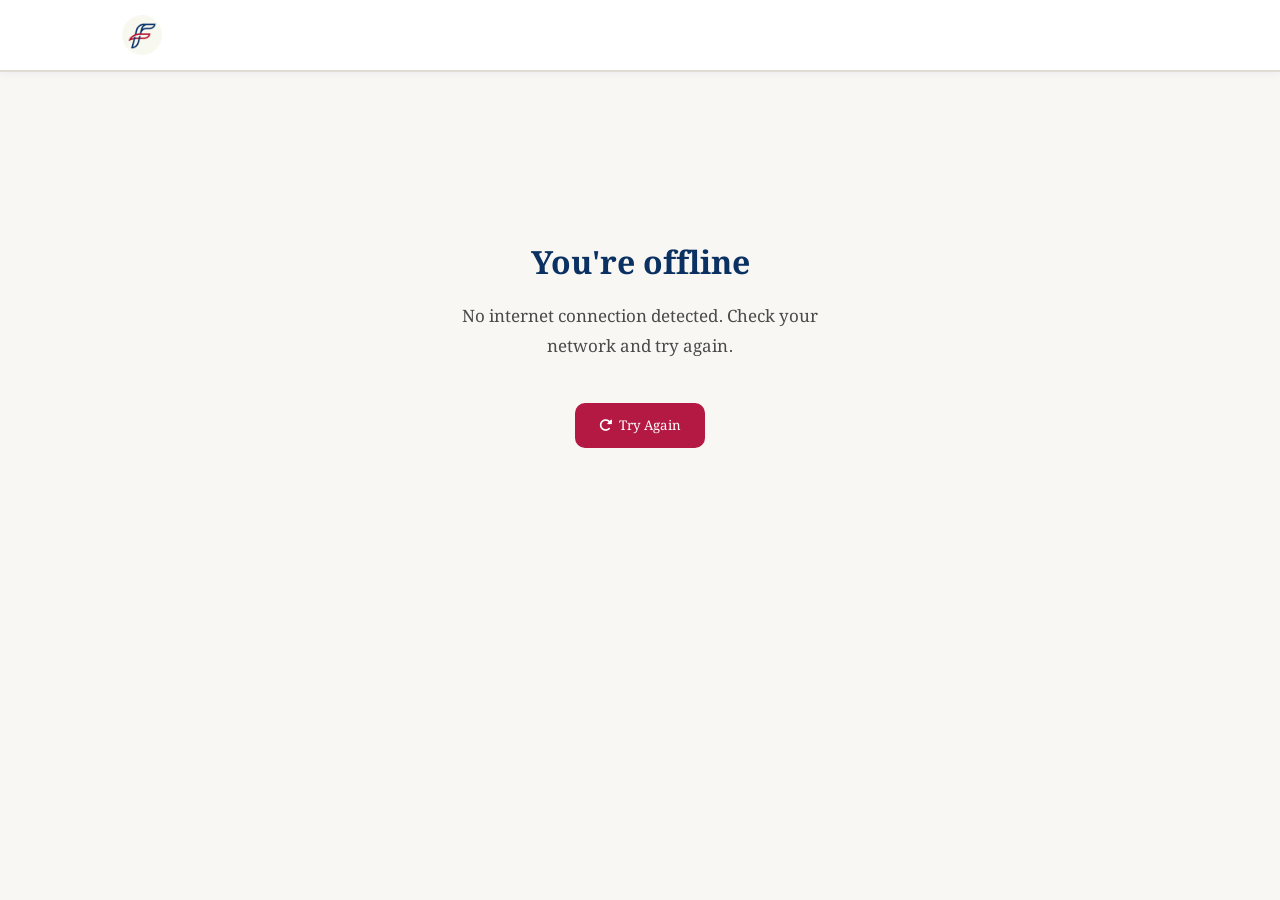
<file: offline.html>
<!DOCTYPE html>
<html lang="en">
<head>
  <meta charset="UTF-8" />
  <meta name="viewport" content="width=device-width, initial-scale=1.0" />
  <title>Offline – Fatafati</title>
  <link rel="stylesheet" href="https://cdnjs.cloudflare.com/ajax/libs/font-awesome/6.5.0/css/all.min.css" />
  <link rel="stylesheet" href="css/main.css" />
</head>
<body>
<nav class="navbar">
  <div class="container">
    <a href="/" class="logo">
      <img src="assets/logo.png" alt="Fatafati" class="logo-img" />
    </a>
  </div>
</nav>
<main>
  <div class="container" style="padding:8rem 2rem;text-align:center;">
    <i class="fa-solid fa-wifi-slash" style="font-size:3.5rem;color:var(--border);margin-bottom:2rem;"></i>
    <h1 style="font-size:2rem;margin-bottom:1rem;">You're offline</h1>
    <p style="color:var(--grey);max-width:400px;margin:0 auto 2.5rem;">No internet connection detected. Check your network and try again.</p>
    <button onclick="window.location.reload()" class="btn btn-primary">
      <i class="fa-solid fa-rotate-right"></i> Try Again
    </button>
  </div>
</main>
</body>
</html>
</file>
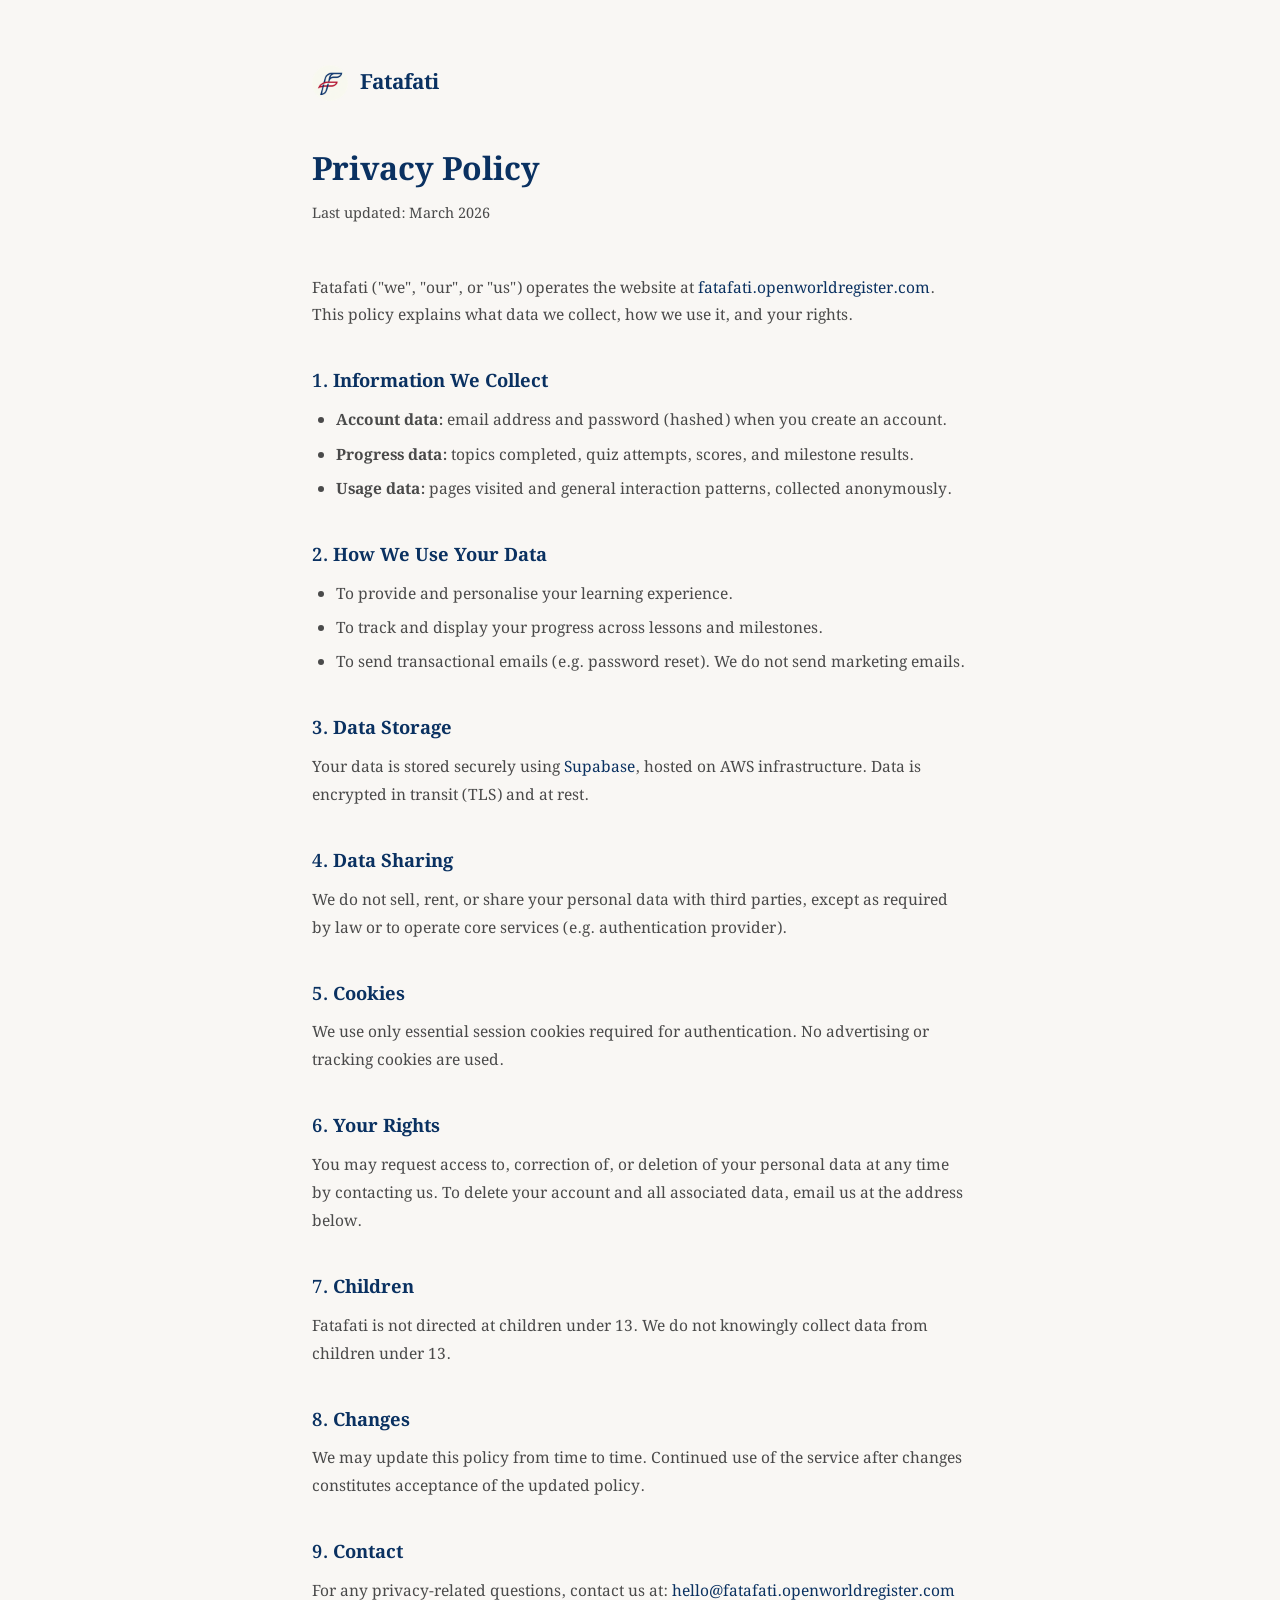
<file: privacy.html>
<!DOCTYPE html>
<html lang="en">
<head>
  <meta charset="UTF-8" />
  <meta name="viewport" content="width=device-width, initial-scale=1.0" />
  <title>Privacy Policy – Fatafati</title>
  <link rel="icon" href="/assets/icons/favicon.ico" />
  <link rel="stylesheet" href="/css/main.css" />
  <style>
    .legal-wrap { max-width: 720px; margin: 0 auto; padding: 4rem 2rem 6rem; }
    .legal-logo { display: flex; align-items: center; gap: 0.75rem; margin-bottom: 3rem; text-decoration: none; }
    .legal-logo img { height: 36px; }
    .legal-logo span { font-family: 'Noto Serif Bengali', serif; font-size: 1.3rem; font-weight: 700; color: var(--blue); }
    h1 { font-size: 2rem; margin-bottom: 0.5rem; }
    .updated { color: var(--grey); font-size: 0.9rem; margin-bottom: 3rem; }
    h2 { font-size: 1.15rem; margin: 2.5rem 0 0.75rem; }
    p, li { color: var(--grey); line-height: 1.8; font-size: 0.97rem; }
    ul { padding-left: 1.5rem; margin-top: 0.5rem; }
    li { margin-bottom: 0.4rem; }
    a { color: var(--blue); }
  </style>
</head>
<body>
<div class="legal-wrap">

  <a href="/" class="legal-logo">
    <img src="/assets/logo.png" alt="Fatafati" />
    <span>Fatafati</span>
  </a>

  <h1>Privacy Policy</h1>
  <p class="updated">Last updated: March 2026</p>

  <p>Fatafati ("we", "our", or "us") operates the website at <a href="https://fatafati.openworldregister.com">fatafati.openworldregister.com</a>. This policy explains what data we collect, how we use it, and your rights.</p>

  <h2>1. Information We Collect</h2>
  <ul>
    <li><strong>Account data:</strong> email address and password (hashed) when you create an account.</li>
    <li><strong>Progress data:</strong> topics completed, quiz attempts, scores, and milestone results.</li>
    <li><strong>Usage data:</strong> pages visited and general interaction patterns, collected anonymously.</li>
  </ul>

  <h2>2. How We Use Your Data</h2>
  <ul>
    <li>To provide and personalise your learning experience.</li>
    <li>To track and display your progress across lessons and milestones.</li>
    <li>To send transactional emails (e.g. password reset). We do not send marketing emails.</li>
  </ul>

  <h2>3. Data Storage</h2>
  <p>Your data is stored securely using <a href="https://supabase.com" target="_blank" rel="noopener">Supabase</a>, hosted on AWS infrastructure. Data is encrypted in transit (TLS) and at rest.</p>

  <h2>4. Data Sharing</h2>
  <p>We do not sell, rent, or share your personal data with third parties, except as required by law or to operate core services (e.g. authentication provider).</p>

  <h2>5. Cookies</h2>
  <p>We use only essential session cookies required for authentication. No advertising or tracking cookies are used.</p>

  <h2>6. Your Rights</h2>
  <p>You may request access to, correction of, or deletion of your personal data at any time by contacting us. To delete your account and all associated data, email us at the address below.</p>

  <h2>7. Children</h2>
  <p>Fatafati is not directed at children under 13. We do not knowingly collect data from children under 13.</p>

  <h2>8. Changes</h2>
  <p>We may update this policy from time to time. Continued use of the service after changes constitutes acceptance of the updated policy.</p>

  <h2>9. Contact</h2>
  <p>For any privacy-related questions, contact us at: <a href="mailto:hello@fatafati.openworldregister.com">hello@fatafati.openworldregister.com</a></p>

</div>
</body>
</html>
</file>
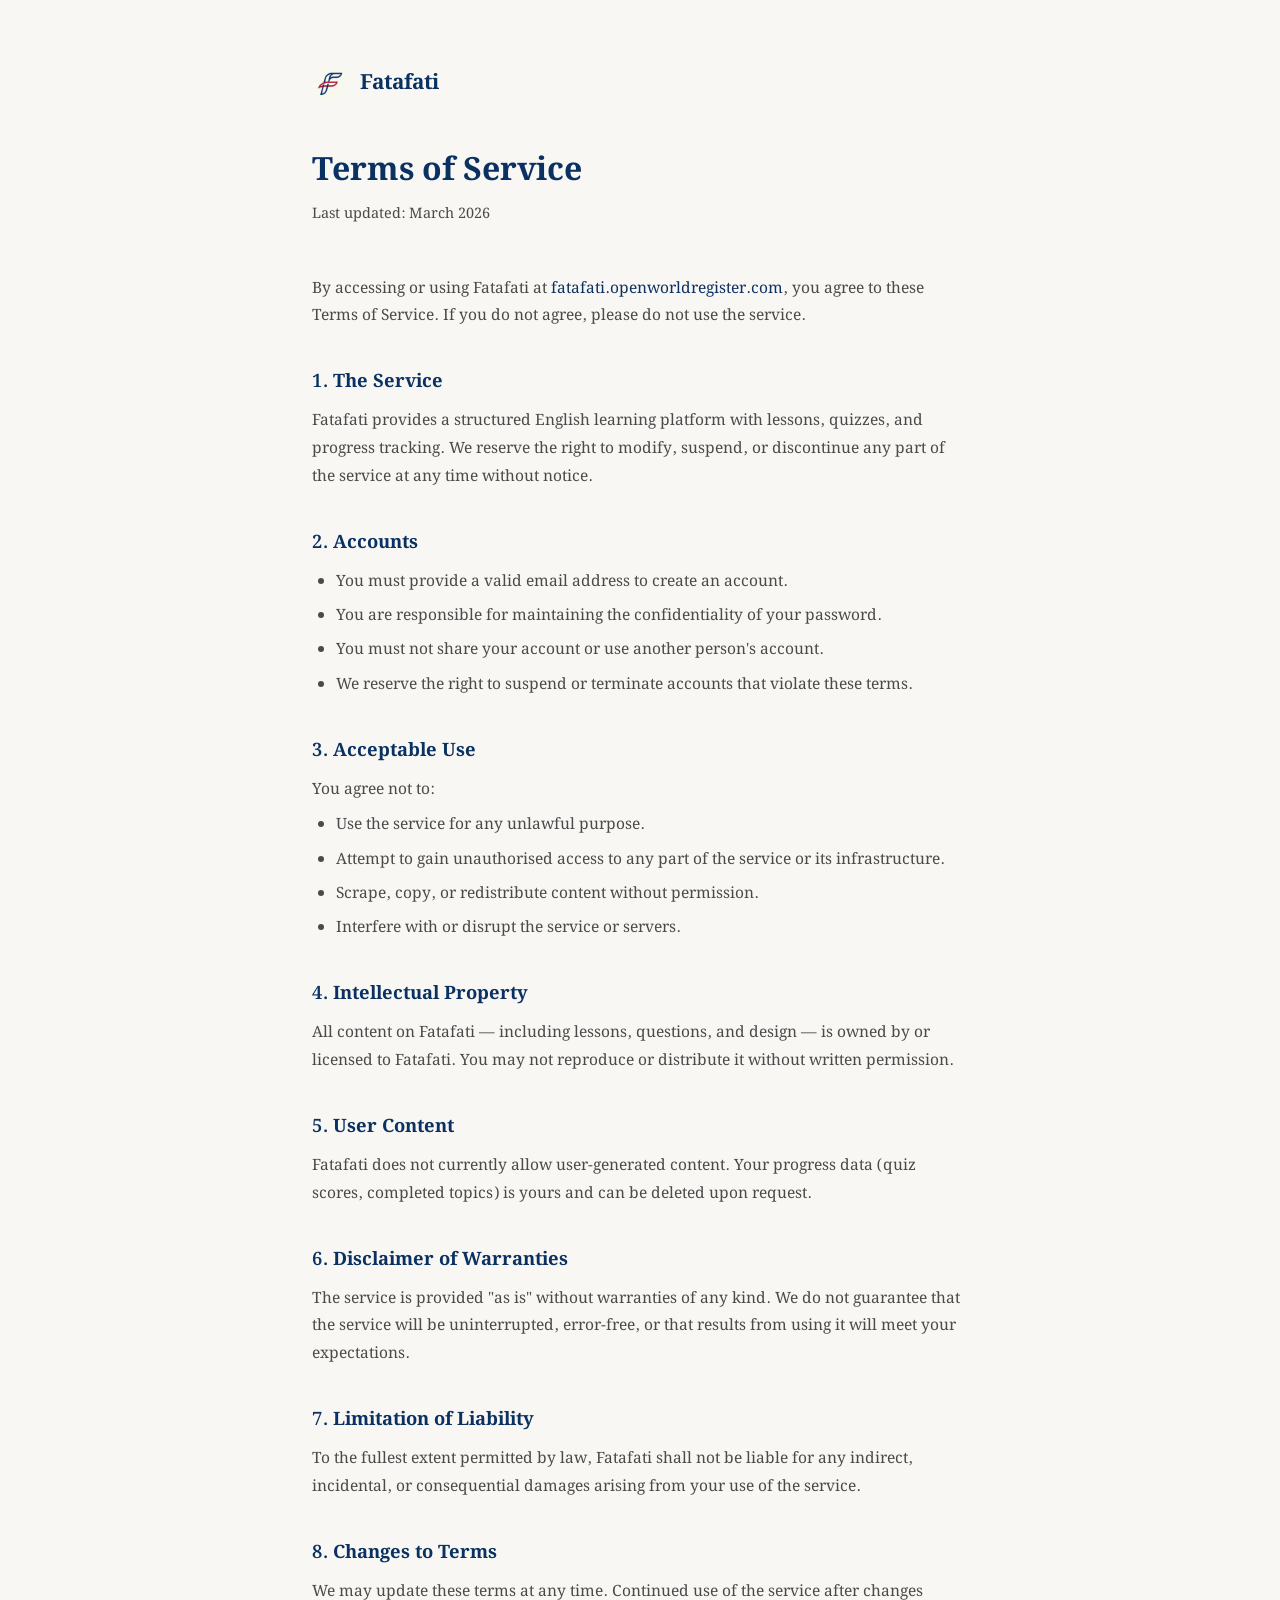
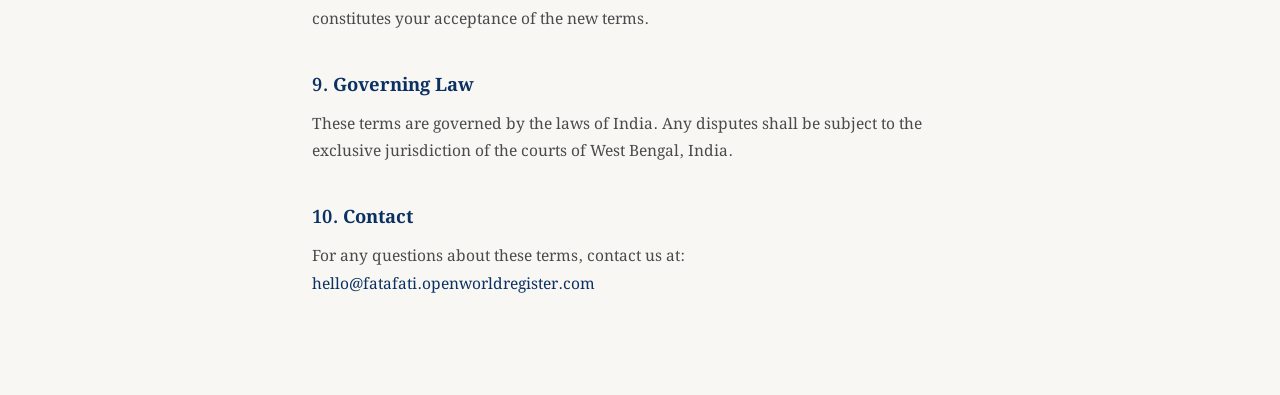
<file: terms.html>
<!DOCTYPE html>
<html lang="en">
<head>
  <meta charset="UTF-8" />
  <meta name="viewport" content="width=device-width, initial-scale=1.0" />
  <title>Terms of Service – Fatafati</title>
  <link rel="icon" href="/assets/icons/favicon.ico" />
  <link rel="stylesheet" href="/css/main.css" />
  <style>
    .legal-wrap { max-width: 720px; margin: 0 auto; padding: 4rem 2rem 6rem; }
    .legal-logo { display: flex; align-items: center; gap: 0.75rem; margin-bottom: 3rem; text-decoration: none; }
    .legal-logo img { height: 36px; }
    .legal-logo span { font-family: 'Noto Serif Bengali', serif; font-size: 1.3rem; font-weight: 700; color: var(--blue); }
    h1 { font-size: 2rem; margin-bottom: 0.5rem; }
    .updated { color: var(--grey); font-size: 0.9rem; margin-bottom: 3rem; }
    h2 { font-size: 1.15rem; margin: 2.5rem 0 0.75rem; }
    p, li { color: var(--grey); line-height: 1.8; font-size: 0.97rem; }
    ul { padding-left: 1.5rem; margin-top: 0.5rem; }
    li { margin-bottom: 0.4rem; }
    a { color: var(--blue); }
  </style>
</head>
<body>
<div class="legal-wrap">

  <a href="/" class="legal-logo">
    <img src="/assets/logo.png" alt="Fatafati" />
    <span>Fatafati</span>
  </a>

  <h1>Terms of Service</h1>
  <p class="updated">Last updated: March 2026</p>

  <p>By accessing or using Fatafati at <a href="https://fatafati.openworldregister.com">fatafati.openworldregister.com</a>, you agree to these Terms of Service. If you do not agree, please do not use the service.</p>

  <h2>1. The Service</h2>
  <p>Fatafati provides a structured English learning platform with lessons, quizzes, and progress tracking. We reserve the right to modify, suspend, or discontinue any part of the service at any time without notice.</p>

  <h2>2. Accounts</h2>
  <ul>
    <li>You must provide a valid email address to create an account.</li>
    <li>You are responsible for maintaining the confidentiality of your password.</li>
    <li>You must not share your account or use another person's account.</li>
    <li>We reserve the right to suspend or terminate accounts that violate these terms.</li>
  </ul>

  <h2>3. Acceptable Use</h2>
  <p>You agree not to:</p>
  <ul>
    <li>Use the service for any unlawful purpose.</li>
    <li>Attempt to gain unauthorised access to any part of the service or its infrastructure.</li>
    <li>Scrape, copy, or redistribute content without permission.</li>
    <li>Interfere with or disrupt the service or servers.</li>
  </ul>

  <h2>4. Intellectual Property</h2>
  <p>All content on Fatafati — including lessons, questions, and design — is owned by or licensed to Fatafati. You may not reproduce or distribute it without written permission.</p>

  <h2>5. User Content</h2>
  <p>Fatafati does not currently allow user-generated content. Your progress data (quiz scores, completed topics) is yours and can be deleted upon request.</p>

  <h2>6. Disclaimer of Warranties</h2>
  <p>The service is provided "as is" without warranties of any kind. We do not guarantee that the service will be uninterrupted, error-free, or that results from using it will meet your expectations.</p>

  <h2>7. Limitation of Liability</h2>
  <p>To the fullest extent permitted by law, Fatafati shall not be liable for any indirect, incidental, or consequential damages arising from your use of the service.</p>

  <h2>8. Changes to Terms</h2>
  <p>We may update these terms at any time. Continued use of the service after changes constitutes your acceptance of the new terms.</p>

  <h2>9. Governing Law</h2>
  <p>These terms are governed by the laws of India. Any disputes shall be subject to the exclusive jurisdiction of the courts of West Bengal, India.</p>

  <h2>10. Contact</h2>
  <p>For any questions about these terms, contact us at: <a href="mailto:hello@fatafati.openworldregister.com">hello@fatafati.openworldregister.com</a></p>

</div>
</body>
</html>
</file>
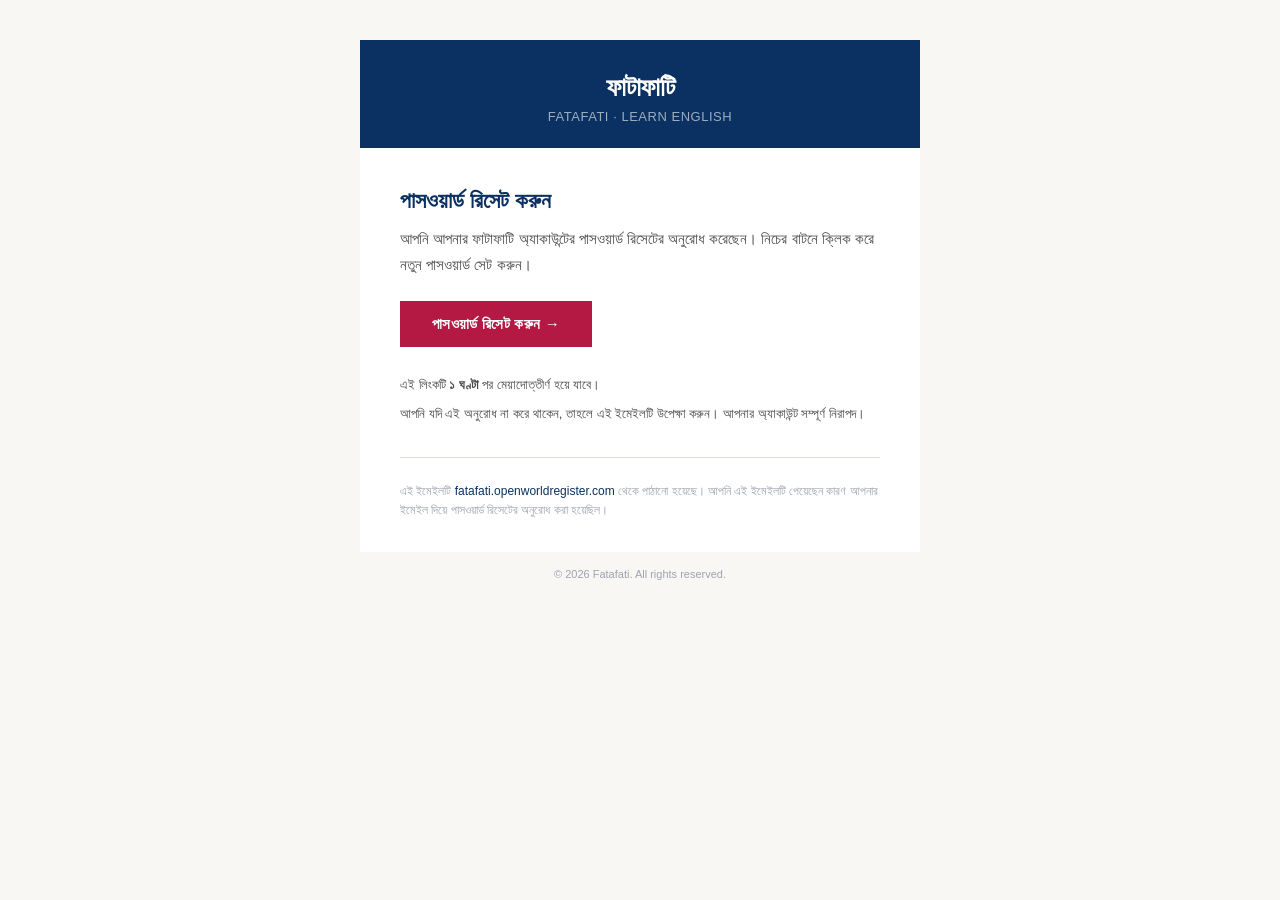
<file: assets/email_body/password_reset.html>
<!DOCTYPE html>
<html lang="bn">
<head>
  <meta charset="UTF-8" />
  <meta name="viewport" content="width=device-width, initial-scale=1.0" />
  <title>পাসওয়ার্ড রিসেট – ফাটাফাটি</title>
</head>
<body style="margin:0;padding:0;background:#F9F7F4;font-family:'Helvetica Neue',Arial,sans-serif;">

  <table width="100%" cellpadding="0" cellspacing="0" style="background:#F9F7F4;padding:40px 0;">
    <tr>
      <td align="center">
        <table width="560" cellpadding="0" cellspacing="0" style="max-width:560px;width:100%;">

          <!-- Header -->
          <tr>
            <td align="center" style="background:#0A3161;padding:32px 40px 24px;">
              <h1 style="margin:0;color:#ffffff;font-size:26px;font-weight:700;letter-spacing:-0.5px;">
                ফাটাফাটি
              </h1>
              <p style="margin:6px 0 0;color:rgba(255,255,255,0.6);font-size:13px;letter-spacing:0.04em;">
                FATAFATI · LEARN ENGLISH
              </p>
            </td>
          </tr>

          <!-- Body -->
          <tr>
            <td style="background:#ffffff;padding:40px 40px 32px;">
              <h2 style="margin:0 0 12px;color:#0A3161;font-size:22px;font-weight:700;">
                পাসওয়ার্ড রিসেট করুন
              </h2>
              <p style="margin:0 0 24px;color:#4A4A4A;font-size:15px;line-height:1.7;">
                আপনি আপনার ফাটাফাটি অ্যাকাউন্টের পাসওয়ার্ড রিসেটের অনুরোধ করেছেন।
                নিচের বাটনে ক্লিক করে নতুন পাসওয়ার্ড সেট করুন।
              </p>

              <!-- CTA Button -->
              <table cellpadding="0" cellspacing="0" style="margin:0 0 28px;">
                <tr>
                  <td style="background:#B31942;border-radius:0;">
                    <a href="{{ .ConfirmationURL }}"
                       style="display:inline-block;padding:14px 32px;color:#ffffff;font-size:15px;font-weight:700;text-decoration:none;letter-spacing:0.02em;">
                      পাসওয়ার্ড রিসেট করুন →
                    </a>
                  </td>
                </tr>
              </table>

              <p style="margin:0 0 8px;color:#4A4A4A;font-size:13px;line-height:1.6;">
                এই লিংকটি <strong>১ ঘণ্টা</strong> পর মেয়াদোত্তীর্ণ হয়ে যাবে।
              </p>
              <p style="margin:0;color:#4A4A4A;font-size:13px;line-height:1.6;">
                আপনি যদি এই অনুরোধ না করে থাকেন, তাহলে এই ইমেইলটি উপেক্ষা করুন।
                আপনার অ্যাকাউন্ট সম্পূর্ণ নিরাপদ।
              </p>
            </td>
          </tr>

          <!-- Divider -->
          <tr>
            <td style="background:#ffffff;padding:0 40px;">
              <hr style="border:none;border-top:1px solid #E0DBD4;margin:0;" />
            </td>
          </tr>

          <!-- Footer -->
          <tr>
            <td style="background:#ffffff;padding:24px 40px 32px;">
              <p style="margin:0;color:#9CA3AF;font-size:12px;line-height:1.6;">
                এই ইমেইলটি <a href="https://fatafati.openworldregister.com" style="color:#0A3161;text-decoration:none;">fatafati.openworldregister.com</a> থেকে পাঠানো হয়েছে।
                আপনি এই ইমেইলটি পেয়েছেন কারণ আপনার ইমেইল দিয়ে পাসওয়ার্ড রিসেটের অনুরোধ করা হয়েছিল।
              </p>
            </td>
          </tr>

          <!-- Bottom bar -->
          <tr>
            <td align="center" style="padding:16px 0;">
              <p style="margin:0;color:#9CA3AF;font-size:11px;">
                &copy; 2026 Fatafati. All rights reserved.
              </p>
            </td>
          </tr>

        </table>
      </td>
    </tr>
  </table>

</body>
</html>
</file>
<file: css/main.css>
@import url('https://fonts.googleapis.com/css2?family=Noto+Serif+Bengali:wght@300;400;500;600;700&display=swap');

:root {
  --red: #B31942;
  --blue: #0A3161;
  --grey: #4A4A4A;
  --bg: #F9F7F4;
  --white: #ffffff;
  --border: #E0DBD4;
  --shadow: 0 2px 16px rgba(10,49,97,0.08);
  --radius: 10px;
}

*, *::before, *::after { box-sizing: border-box; margin: 0; padding: 0; }

html { scroll-behavior: smooth; }

body {
  font-family: 'Noto Serif Bengali', Georgia, serif;
  background: var(--bg);
  color: var(--blue);
  font-size: 17px;
  line-height: 1.8;
  min-height: 100vh;
  display: flex;
  flex-direction: column;
}

main {
  flex: 1;
}

h1, h2, h3, h4, h5, h6 {
  font-family: 'Noto Serif Bengali', Georgia, serif;
  line-height: 1.35;
  color: var(--blue);
}

a { color: var(--blue); text-decoration: none; }
a:hover { color: var(--red); }

img { max-width: 100%; display: block; }

.container { max-width: 1100px; margin: 0 auto; padding: 0 2rem; }

/* ── Navbar ── */
.navbar {
  background: var(--white);
  border-bottom: 2px solid var(--border);
  padding: 0;
  position: sticky;
  top: 0;
  z-index: 100;
  box-shadow: 0 1px 8px rgba(10,49,97,0.06);
}

.navbar .container {
  display: flex;
  align-items: center;
  justify-content: space-between;
  height: 70px;
}

.logo {
  font-family: 'Noto Serif Bengali', Georgia, serif;
  font-size: 1.5rem;
  display: flex;
  align-items: center;
  gap: 0.5rem;
  text-decoration: none;
}

.logo .icon { color: var(--red); }
.logo .english { color: var(--blue); font-weight: 400; }
.logo .path { color: var(--red); font-weight: 700; }
.logo-img { height: 40px; width: auto; display: block; }

.nav-links {
  display: flex;
  align-items: center;
  gap: 0.25rem;
  list-style: none;
}

.nav-links a {
  padding: 0.5rem 1rem;
  border-radius: var(--radius);
  font-size: 0.95rem;
  font-weight: 400;
  transition: background 0.15s, color 0.15s;
}

.nav-links a:hover { background: var(--bg); color: var(--red); }
.nav-links a.active { color: var(--red); font-weight: 600; }

.btn {
  display: inline-flex;
  align-items: center;
  gap: 0.4rem;
  padding: 0.6rem 1.4rem;
  border-radius: var(--radius);
  font-family: 'Noto Serif Bengali', serif;
  transition: all 0.15s;
  border: 2px solid transparent;
  text-decoration: none;
}

.btn-primary {
  background: var(--red);
  color: var(--white);
  border-color: transparent;
}
.btn-primary:hover { background: #97152f; border-color: transparent; color: var(--white); }

.btn-outline {
  background: transparent;
  color: var(--blue);
  border-color: var(--blue);
}
.btn-outline:hover { background: var(--blue); color: var(--white); }

.btn-install {
  background: transparent;
  color: var(--blue);
  border-color: var(--blue);
  font-size: 0.85rem;
  padding: 0.45rem 1rem;
  display: none;
}
.btn-install:hover { background: var(--blue); color: var(--white); }

/* ── Page header ── */
.page-header {
  background: var(--blue);
  color: var(--white);
  padding: 5rem 0 4rem;
  position: relative;
  overflow: hidden;
}

.page-header::before {
  content: '';
  position: absolute;
  top: 0; right: 0;
  width: 40%;
  height: 100%;
  background: rgba(179,25,66,0.08);
  clip-path: polygon(20% 0, 100% 0, 100% 100%, 0% 100%);
}

.page-header h1 { color: var(--white); font-size: 2.75rem; margin-bottom: 1rem; }
.page-header p { color: rgba(255,255,255,0.8); font-size: 1.1rem; max-width: 560px; }

/* ── Cards ── */
.card {
  background: var(--white);
  border: 1px solid var(--border);
  border-radius: 0;
  padding: 2rem;
  box-shadow: var(--shadow);
  transition: box-shadow 0.2s, transform 0.2s;
  clip-path: polygon(0 0, 100% 0, 100% calc(100% - 22px), calc(100% - 22px) 100%, 0 100%);
}
.card:hover { box-shadow: 0 6px 28px rgba(10,49,97,0.13); transform: translateY(-2px); }

/* ── Alerts ── */
.alert {
  padding: 1rem 1.4rem;
  border-radius: var(--radius);
  border-left: 4px solid;
  font-size: 0.95rem;
  margin-bottom: 1.5rem;
}
.alert-success { background: #f0fdf4; border-color: #22c55e; color: #166534; }
.alert-error { background: #fff1f2; border-color: var(--red); color: var(--red); }
.alert-info { background: #eff6ff; border-color: var(--blue); color: var(--blue); }

/* ── Form controls ── */
.form-group { margin-bottom: 1.5rem; }
.form-label { display: block; font-weight: 600; margin-bottom: 0.5rem; font-size: 0.95rem; }
.form-control {
  width: 100%;
  padding: 0.75rem 1rem;
  border: 2px solid var(--border);
  border-radius: var(--radius);
  font-family: 'Noto Serif Bengali', serif;
  font-size: 1rem;
  background: var(--white);
  color: var(--blue);
  transition: border-color 0.15s;
  outline: none;
}
.form-control:focus { border-color: var(--blue); }

/* ── Milestone badge ── */
.milestone-badge {
  display: inline-flex;
  align-items: center;
  gap: 0.35rem;
  background: var(--red);
  color: var(--white);
  padding: 0.25rem 0.8rem;
  border-radius: 20px;
  font-size: 0.8rem;
  font-weight: 600;
  letter-spacing: 0.03em;
  text-transform: uppercase;
}

/* ── Spinner ── */
.spinner {
  width: 32px; height: 32px;
  border: 3px solid var(--border);
  border-top-color: var(--red);
  border-radius: 50%;
  animation: spin 0.7s linear infinite;
  margin: 3rem auto;
}
@keyframes spin { to { transform: rotate(360deg); } }

/* ── Footer ── */
footer {
  background: var(--blue);
  color: rgba(255,255,255,0.7);
  padding: 5rem 0 3rem;
  margin-top: 0;
  font-size: 0.9rem;
  position: relative;
  clip-path: ellipse(120% 100% at 50% 100%);
}
footer a { color: rgba(255,255,255,0.7); }
footer a:hover { color: var(--white); }
.footer-inner {
  display: flex;
  justify-content: space-between;
  align-items: center;
  gap: 1.5rem;
  flex-wrap: wrap;
}
.footer-logo .english { color: rgba(255,255,255,0.9); }
.footer-logo .path { color: var(--red); }

/* ── Modal ── */
.modal-overlay {
  position: fixed; inset: 0;
  background: rgba(10,49,97,0.5);
  display: flex; align-items: center; justify-content: center;
  z-index: 999;
  backdrop-filter: blur(3px);
  opacity: 0; pointer-events: none;
  transition: opacity 0.2s;
}
.modal-overlay.open { opacity: 1; pointer-events: all; }
.modal {
  background: var(--white);
  border-radius: 14px;
  padding: 3rem;
  max-width: 460px;
  width: 90%;
  box-shadow: 0 20px 60px rgba(10,49,97,0.2);
  transform: translateY(20px);
  transition: transform 0.2s;
}
.modal-overlay.open .modal { transform: translateY(0); }
.modal-title {
  font-family: 'Noto Serif Bengali', serif;
  font-size: 1.6rem;
  margin-bottom: 0.5rem;
}
.modal-close {
  position: absolute; top: 1rem; right: 1rem;
  background: none; border: none;
  font-size: 1.2rem; cursor: pointer; color: var(--grey);
  width: 36px; height: 36px;
  display: flex; align-items: center; justify-content: center;
  border-radius: 50%;
}
.modal-close:hover { background: var(--bg); }

/* ── Tabs ── */
.tab-nav {
  display: flex;
  gap: 0;
  border-bottom: 2px solid var(--border);
  margin-bottom: 2.5rem;
}
.tab-btn {
  padding: 0.75rem 1.5rem;
  background: none;
  border: none;
  border-bottom: 3px solid transparent;
  margin-bottom: -2px;
  font-family: 'Noto Serif Bengali', serif;
  font-size: 0.95rem;
  font-weight: 600;
  color: var(--grey);
  cursor: pointer;
  transition: color 0.15s, border-color 0.15s;
}
.tab-btn.active { color: var(--red); border-bottom-color: var(--red); }
.tab-btn:hover { color: var(--blue); }

/* ── Progress bar ── */
.progress-wrap {
  background: var(--border);
  border-radius: 20px;
  height: 8px;
  overflow: hidden;
}
.progress-bar {
  background: var(--red);
  height: 100%;
  border-radius: 20px;
  transition: width 0.4s ease;
}

/* ── Lock overlay ── */
.topic-locked {
  opacity: 0.55;
  cursor: not-allowed;
  pointer-events: none;
}
.lock-icon { color: var(--grey); font-size: 0.9rem; }

/* ── Utilities ── */
.text-red { color: var(--red); }
.text-blue { color: var(--blue); }
.text-grey { color: var(--grey); }
.text-muted { color: var(--grey); font-size: 0.9rem; }
.fw-bold { font-weight: 700; }
.mt-1 { margin-top: 0.5rem; }
.mt-2 { margin-top: 1rem; }
.mt-3 { margin-top: 1.5rem; }
.mt-4 { margin-top: 2rem; }
.mt-5 { margin-top: 3rem; }
.mb-1 { margin-bottom: 0.5rem; }
.mb-2 { margin-bottom: 1rem; }
.mb-3 { margin-bottom: 1.5rem; }
.mb-4 { margin-bottom: 2rem; }
.d-flex { display: flex; }
.align-center { align-items: center; }
.justify-between { justify-content: space-between; }
.gap-1 { gap: 0.5rem; }
.gap-2 { gap: 1rem; }
.w-100 { width: 100%; }
.text-center { text-align: center; }

/* ── Offline toast ── */
#offline-toast {
  position: fixed;
  bottom: 1.5rem;
  left: 50%;
  transform: translateX(-50%) translateY(120%);
  background: var(--blue);
  color: var(--white);
  padding: 0.75rem 1.5rem;
  border-radius: var(--radius);
  font-size: 0.9rem;
  display: flex;
  align-items: center;
  gap: 0.6rem;
  box-shadow: 0 8px 32px rgba(10,49,97,0.25);
  z-index: 9999;
  transition: transform 0.4s cubic-bezier(0.76, 0, 0.24, 1);
  white-space: nowrap;
}
#offline-toast.show {
  transform: translateX(-50%) translateY(0);
}

/* ── Google OAuth button ── */
.btn-google {
  display: inline-flex;
  align-items: center;
  justify-content: center;
  gap: 0.75rem;
  width: 100%;
  padding: 0.75rem 1.4rem;
  background: var(--white);
  border: 2px solid var(--blue);
  border-radius: var(--radius);
  font-family: 'Noto Serif Bengali', serif;
  font-size: 0.95rem;
  font-weight: 700;
  color: var(--blue);
  cursor: pointer;
  letter-spacing: 0.02em;
  text-transform: uppercase;
  transition: border-color 0.2s, color 0.2s, background 0.2s;
  text-decoration: none;
}
.btn-google:hover {
  border-color: var(--red);
  color: var(--red);
  background: var(--white);
}
.auth-divider {
  display: flex;
  align-items: center;
  gap: 0.75rem;
  margin: 1.25rem 0;
  color: var(--grey);
  font-size: 0.82rem;
}
.auth-divider::before,
.auth-divider::after {
  content: '';
  flex: 1;
  height: 1px;
  background: var(--border);
}

/* ── Nav auth skeleton ── */
.nav-skeleton {
  width: 80px;
  height: 34px;
  border-radius: var(--radius);
  background: linear-gradient(90deg, var(--border) 25%, #f0ece6 50%, var(--border) 75%);
  background-size: 200% 100%;
  animation: shimmer 1.2s infinite;
}
@keyframes shimmer {
  0%   { background-position: 200% 0; }
  100% { background-position: -200% 0; }
}

/* ── Hamburger ── */
.hamburger {
  display: none;
  flex-direction: column;
  justify-content: center;
  align-items: flex-start;
  gap: 5px;
  background: none;
  border: none;
  cursor: pointer;
  padding: 0.4rem;
  width: 36px;
  height: 36px;
}

.ham-line {
  display: block;
  height: 2px;
  background: var(--blue);
  border-radius: 2px;
  transition: transform 1s cubic-bezier(0.76, 0, 0.24, 1),
              opacity 1s ease,
              width 1s cubic-bezier(0.76, 0, 0.24, 1);
}
.ham-top { width: 24px; }
.ham-mid { width: 18px; }
.ham-bot { width: 24px; }

/* tap animation — top slides left, bot slides right, mid fades */
.hamburger.is-open .ham-top { transform: translateX(-6px); }
.hamburger.is-open .ham-mid { opacity: 0; transform: translateX(4px); }
.hamburger.is-open .ham-bot { transform: translateX(6px); }

/* ── Mobile drawer ── */
.mobile-menu {
  position: fixed;
  inset: 0;
  z-index: 200;
  visibility: hidden;
  pointer-events: none;
}
.mobile-menu.open {
  visibility: visible;
  pointer-events: all;
}

.mobile-menu-backdrop {
  position: absolute;
  inset: 0;
  background: rgba(10,49,97,0.45);
  backdrop-filter: blur(2px);
  opacity: 0;
  transition: opacity 0.4s ease;
}
.mobile-menu.open .mobile-menu-backdrop {
  opacity: 1;
}

.mobile-menu-panel {
  position: absolute;
  top: 0; right: 0;
  width: 280px;
  height: 100%;
  background: var(--white);
  box-shadow: -4px 0 24px rgba(10,49,97,0.15);
  display: flex;
  flex-direction: column;
  padding: 1.5rem;
  gap: 0.5rem;
  overflow-y: auto;
  transform: translateX(100%);
  transition: transform 0.5s cubic-bezier(0.76, 0, 0.24, 1);
}
.mobile-menu.open .mobile-menu-panel {
  transform: translateX(0);
}

.mobile-menu-close {
  align-self: flex-end;
  background: none;
  border: none;
  font-size: 1.3rem;
  cursor: pointer;
  color: var(--grey);
  padding: 0.25rem;
  margin-bottom: 0.75rem;
}

.mobile-menu-panel a,
.mobile-menu-panel button.mobile-nav-btn {
  display: flex;
  align-items: center;
  gap: 0.65rem;
  padding: 0.85rem 1rem;
  border-radius: var(--radius);
  font-size: 1rem;
  font-weight: 500;
  color: var(--blue);
  text-decoration: none;
  border: none;
  background: none;
  cursor: pointer;
  font-family: 'Noto Serif Bengali', serif;
  width: 100%;
  text-align: left;
  transition: background 0.15s, color 0.15s;
}
.mobile-menu-panel a:hover,
.mobile-menu-panel button.mobile-nav-btn:hover { background: var(--bg); color: var(--red); }

.mobile-menu-divider {
  height: 1px;
  background: var(--border);
  margin: 0.5rem 0;
}

/* ── Responsive ── */
@media (max-width: 768px) {
  .container { padding: 0 1.25rem; }
  .page-header { padding: 3.5rem 0 3rem; }
  .page-header h1 { font-size: 2rem; }
  .nav-links { display: none; }
  .hamburger { display: flex; }
  .footer-inner { flex-direction: column; text-align: center; }
}
</file>
